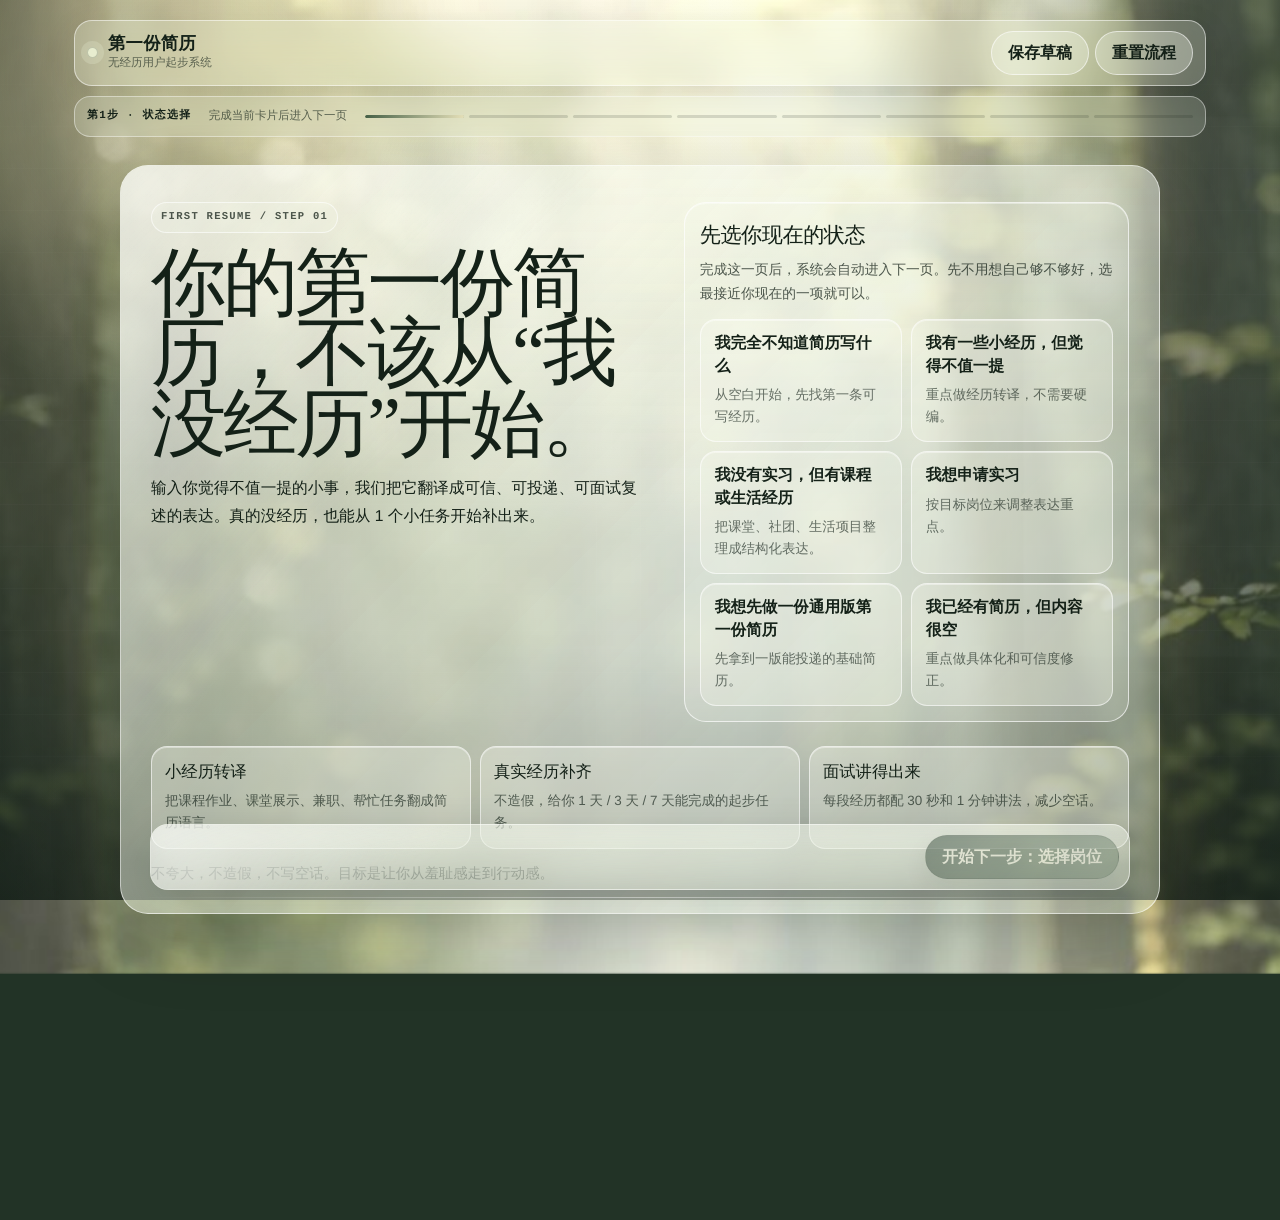
<file: index.html>
﻿<!doctype html>
<html lang="zh-CN">
<head>
  <meta charset="UTF-8" />
  <meta name="viewport" content="width=device-width, initial-scale=1.0" />
  <meta http-equiv="refresh" content="0; url=./step1-status.html" />
  <title>第一份简历 · 流程入口</title>
</head>
<body>
  <p>正在进入第一步… 如果没有自动跳转，请点击 <a href="./step1-status.html">这里</a>。</p>
</body>
</html>
</file>
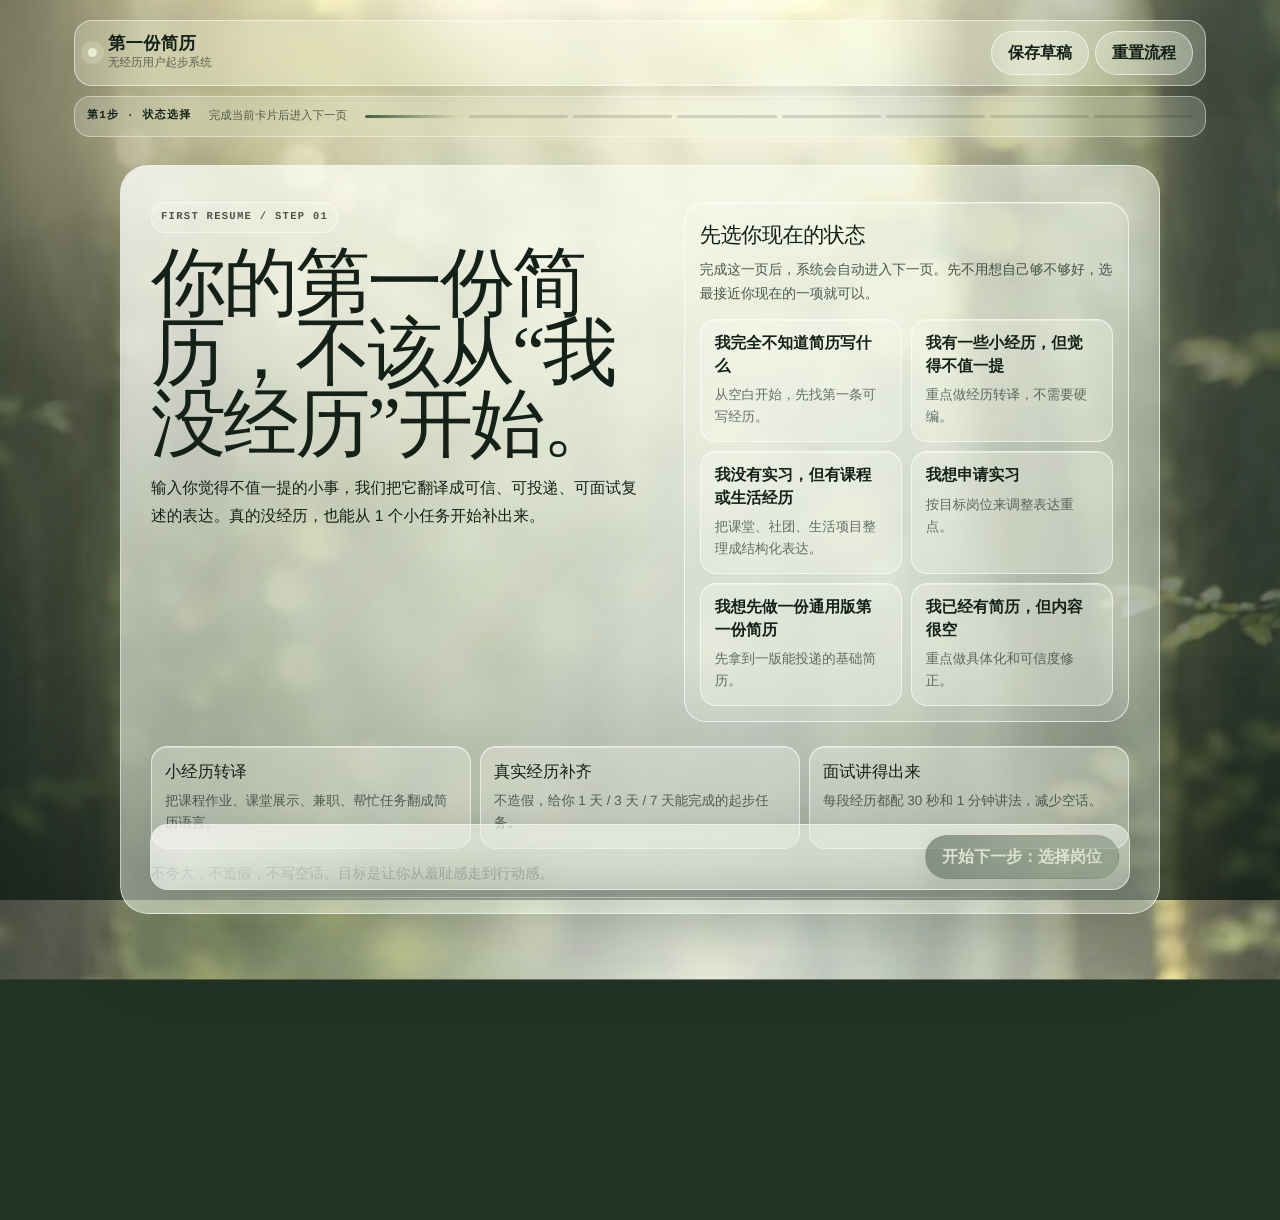
<file: step1-status.html>
﻿<!doctype html>
<html lang="zh-CN">
<head>
  <meta charset="UTF-8" />
  <meta name="viewport" content="width=device-width, initial-scale=1.0, viewport-fit=cover" />
  <title>第一份简历 · 第1步</title>
  <link rel="stylesheet" href="./styles.css?v=kenichi-gallery-6" />
</head>
<body data-step="status">
  <div class="depth-field">
    <span class="plane p-1"></span>
    <span class="plane p-2"></span>
    <span class="plane p-3"></span>
    <span class="plane p-4"></span>
    <span class="plane p-5"></span>
  </div>
  <div class="noise-overlay"></div>

  <div class="app-shell">
    <header class="topbar">
      <div class="brand">
        <span class="brand-dot"></span>
        <div>
          <h1>第一份简历</h1>
          <p>无经历用户起步系统</p>
        </div>
      </div>
      <div class="top-actions">
        <button class="ghost-btn" id="saveBtn" type="button">保存草稿</button>
        <button class="ghost-btn" id="resetBtn" type="button">重置流程</button>
      </div>
    </header>

    <section class="progress-card">
      <div class="progress-meta" id="progressMeta"></div>
      <div class="progress-track" id="progressTrack"></div>
    </section>

    <main id="appMain"></main>
  </div>

  <div class="toast" id="toast"></div>

  <script src="./app.js"></script>
</body>
</html>
</file>
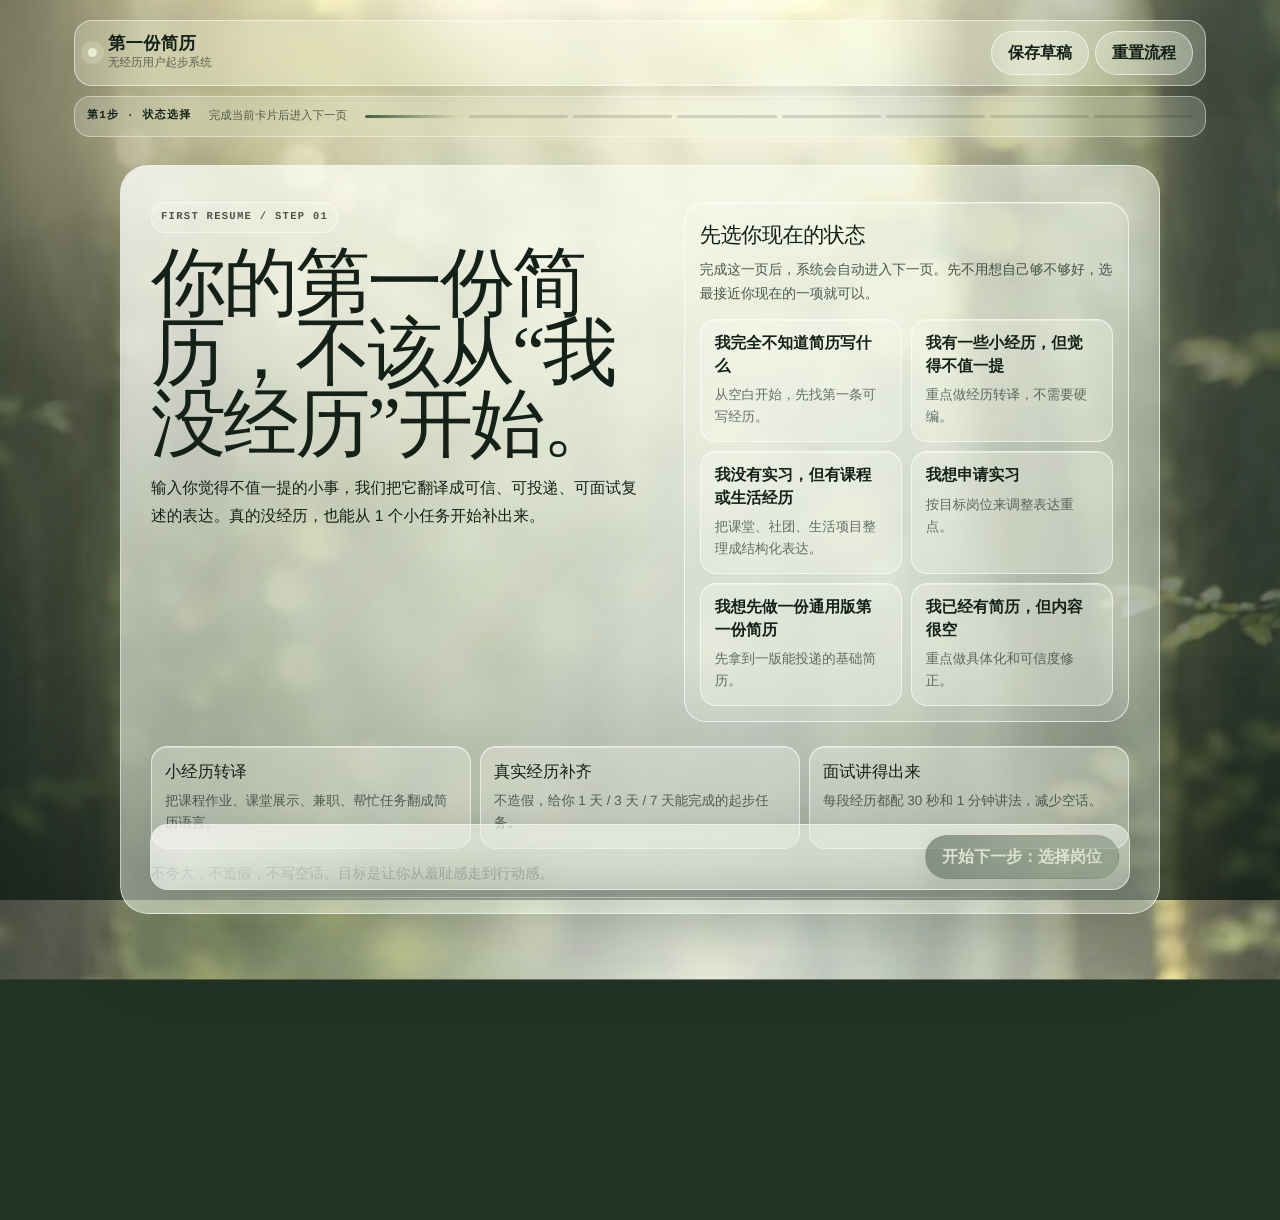
<file: step2-role.html>
﻿<!doctype html>
<html lang="zh-CN">
<head>
  <meta charset="UTF-8" />
  <meta name="viewport" content="width=device-width, initial-scale=1.0, viewport-fit=cover" />
  <title>第一份简历 · 第2步</title>
  <link rel="stylesheet" href="./styles.css?v=kenichi-gallery-6" />
</head>
<body data-step="role">
  <div class="depth-field">
    <span class="plane p-1"></span>
    <span class="plane p-2"></span>
    <span class="plane p-3"></span>
    <span class="plane p-4"></span>
    <span class="plane p-5"></span>
  </div>
  <div class="noise-overlay"></div>

  <div class="app-shell">
    <header class="topbar">
      <div class="brand">
        <span class="brand-dot"></span>
        <div>
          <h1>第一份简历</h1>
          <p>无经历用户起步系统</p>
        </div>
      </div>
      <div class="top-actions">
        <button class="ghost-btn" id="saveBtn" type="button">保存草稿</button>
        <button class="ghost-btn" id="resetBtn" type="button">重置流程</button>
      </div>
    </header>

    <section class="progress-card">
      <div class="progress-meta" id="progressMeta"></div>
      <div class="progress-track" id="progressTrack"></div>
    </section>

    <main id="appMain"></main>
  </div>

  <div class="toast" id="toast"></div>

  <script src="./app.js"></script>
</body>
</html>
</file>
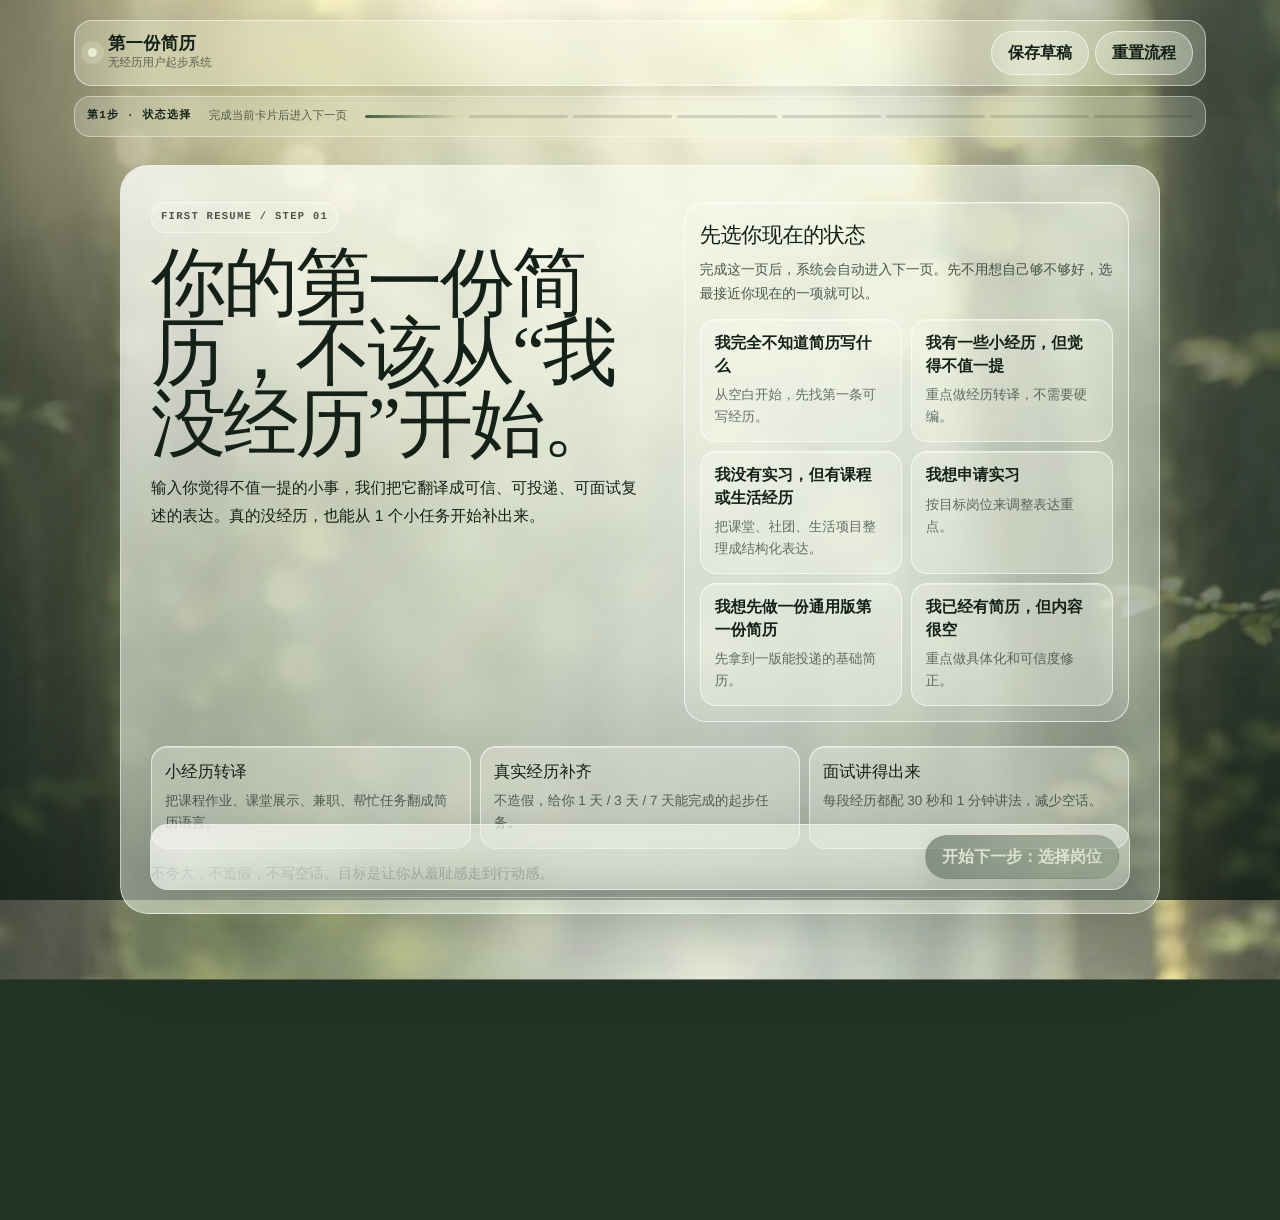
<file: step3-experience.html>
﻿<!doctype html>
<html lang="zh-CN">
<head>
  <meta charset="UTF-8" />
  <meta name="viewport" content="width=device-width, initial-scale=1.0, viewport-fit=cover" />
  <title>第一份简历 · 第3步</title>
  <link rel="stylesheet" href="./styles.css?v=kenichi-gallery-6" />
</head>
<body data-step="experience">
  <div class="depth-field">
    <span class="plane p-1"></span>
    <span class="plane p-2"></span>
    <span class="plane p-3"></span>
    <span class="plane p-4"></span>
    <span class="plane p-5"></span>
  </div>
  <div class="noise-overlay"></div>

  <div class="app-shell">
    <header class="topbar">
      <div class="brand">
        <span class="brand-dot"></span>
        <div>
          <h1>第一份简历</h1>
          <p>无经历用户起步系统</p>
        </div>
      </div>
      <div class="top-actions">
        <button class="ghost-btn" id="saveBtn" type="button">保存草稿</button>
        <button class="ghost-btn" id="resetBtn" type="button">重置流程</button>
      </div>
    </header>

    <section class="progress-card">
      <div class="progress-meta" id="progressMeta"></div>
      <div class="progress-track" id="progressTrack"></div>
    </section>

    <main id="appMain"></main>
  </div>

  <div class="toast" id="toast"></div>

  <script src="./app.js"></script>
</body>
</html>
</file>
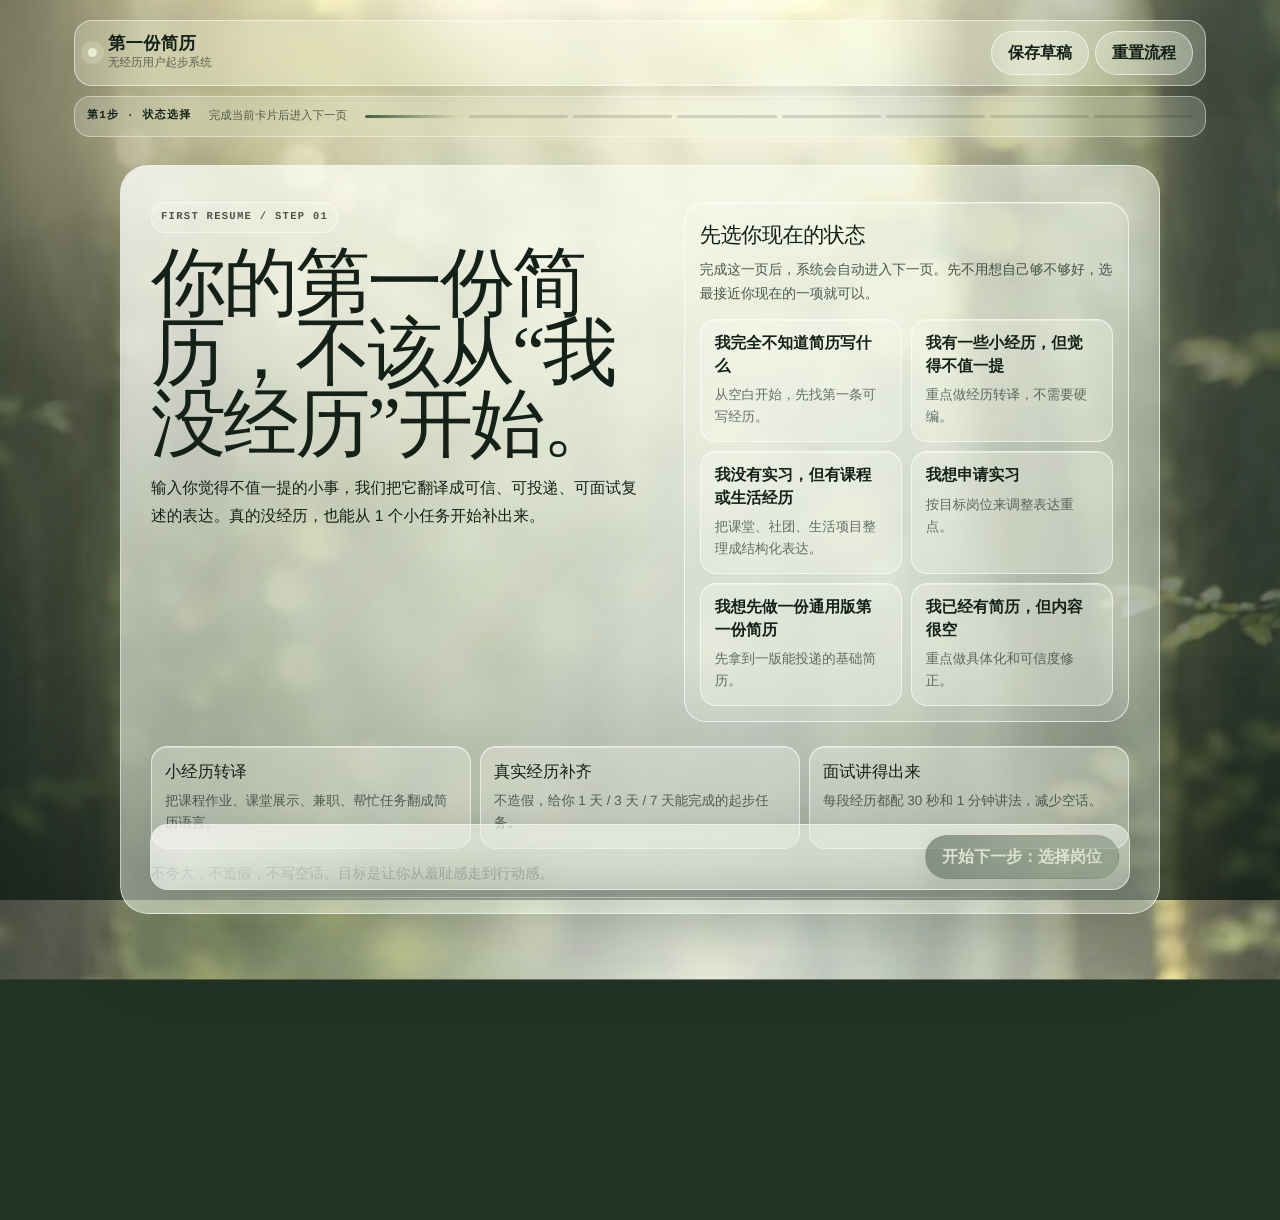
<file: step4-translate.html>
﻿<!doctype html>
<html lang="zh-CN">
<head>
  <meta charset="UTF-8" />
  <meta name="viewport" content="width=device-width, initial-scale=1.0, viewport-fit=cover" />
  <title>第一份简历 · 第4步</title>
  <link rel="stylesheet" href="./styles.css?v=kenichi-gallery-6" />
</head>
<body data-step="translate">
  <div class="depth-field">
    <span class="plane p-1"></span>
    <span class="plane p-2"></span>
    <span class="plane p-3"></span>
    <span class="plane p-4"></span>
    <span class="plane p-5"></span>
  </div>
  <div class="noise-overlay"></div>

  <div class="app-shell">
    <header class="topbar">
      <div class="brand">
        <span class="brand-dot"></span>
        <div>
          <h1>第一份简历</h1>
          <p>无经历用户起步系统</p>
        </div>
      </div>
      <div class="top-actions">
        <button class="ghost-btn" id="saveBtn" type="button">保存草稿</button>
        <button class="ghost-btn" id="resetBtn" type="button">重置流程</button>
      </div>
    </header>

    <section class="progress-card">
      <div class="progress-meta" id="progressMeta"></div>
      <div class="progress-track" id="progressTrack"></div>
    </section>

    <main id="appMain"></main>
  </div>

  <div class="toast" id="toast"></div>

  <script src="./app.js"></script>
</body>
</html>
</file>
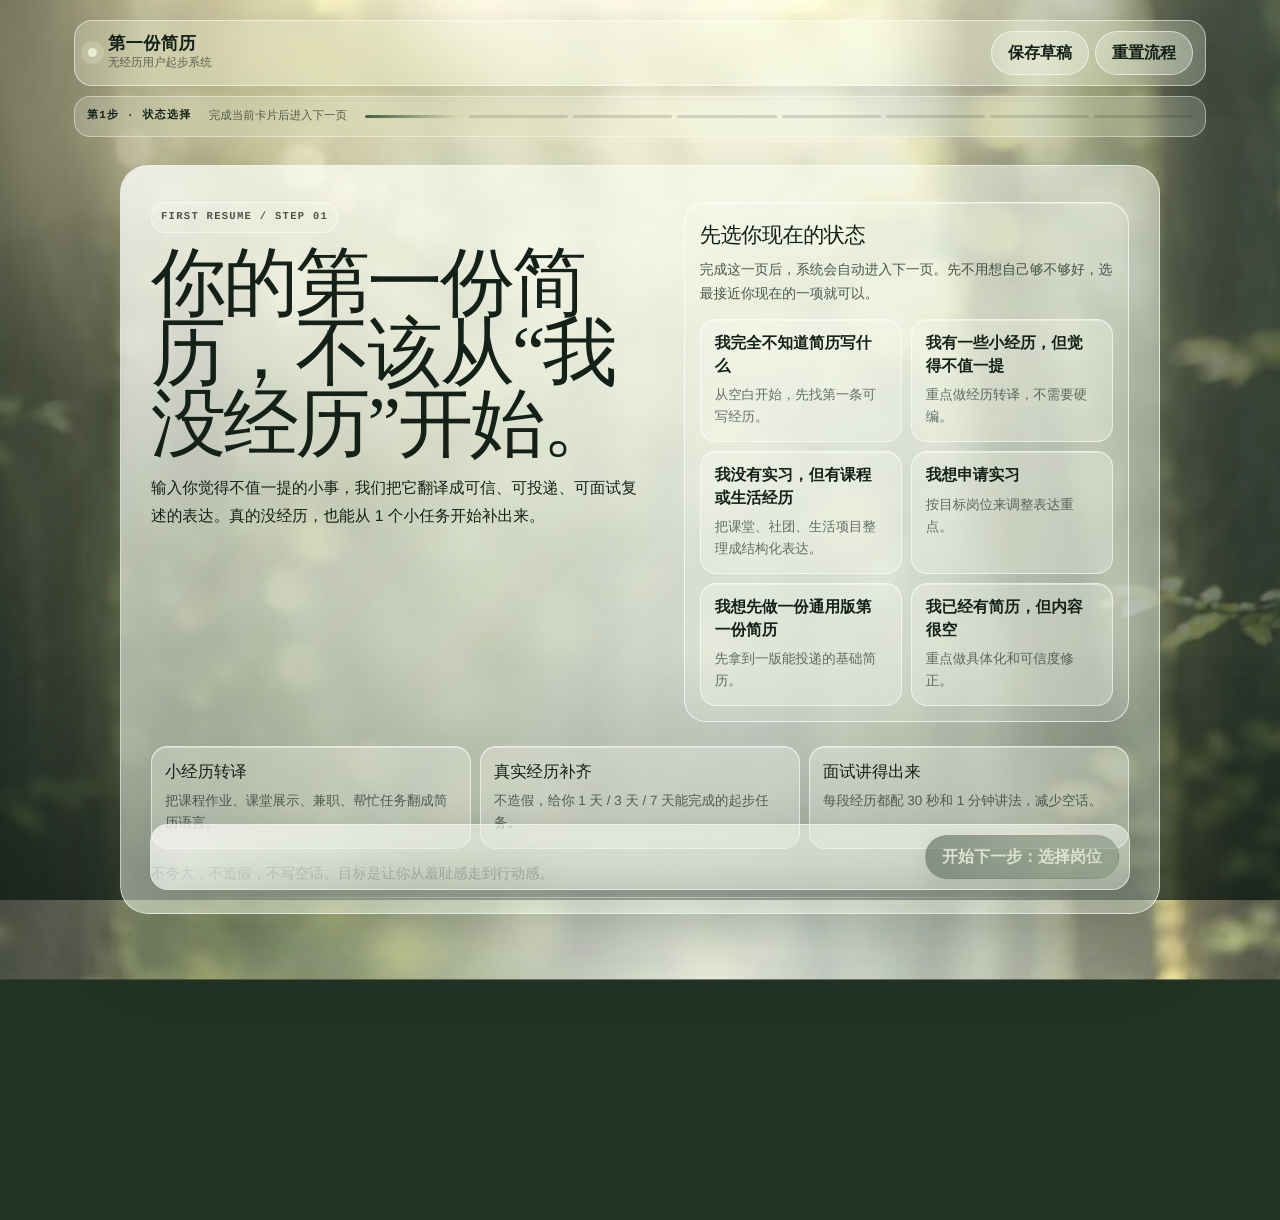
<file: step5-task.html>
﻿<!doctype html>
<html lang="zh-CN">
<head>
  <meta charset="UTF-8" />
  <meta name="viewport" content="width=device-width, initial-scale=1.0, viewport-fit=cover" />
  <title>第一份简历 · 第5步</title>
  <link rel="stylesheet" href="./styles.css?v=kenichi-gallery-6" />
</head>
<body data-step="task">
  <div class="depth-field">
    <span class="plane p-1"></span>
    <span class="plane p-2"></span>
    <span class="plane p-3"></span>
    <span class="plane p-4"></span>
    <span class="plane p-5"></span>
  </div>
  <div class="noise-overlay"></div>

  <div class="app-shell">
    <header class="topbar">
      <div class="brand">
        <span class="brand-dot"></span>
        <div>
          <h1>第一份简历</h1>
          <p>无经历用户起步系统</p>
        </div>
      </div>
      <div class="top-actions">
        <button class="ghost-btn" id="saveBtn" type="button">保存草稿</button>
        <button class="ghost-btn" id="resetBtn" type="button">重置流程</button>
      </div>
    </header>

    <section class="progress-card">
      <div class="progress-meta" id="progressMeta"></div>
      <div class="progress-track" id="progressTrack"></div>
    </section>

    <main id="appMain"></main>
  </div>

  <div class="toast" id="toast"></div>

  <script src="./app.js"></script>
</body>
</html>
</file>
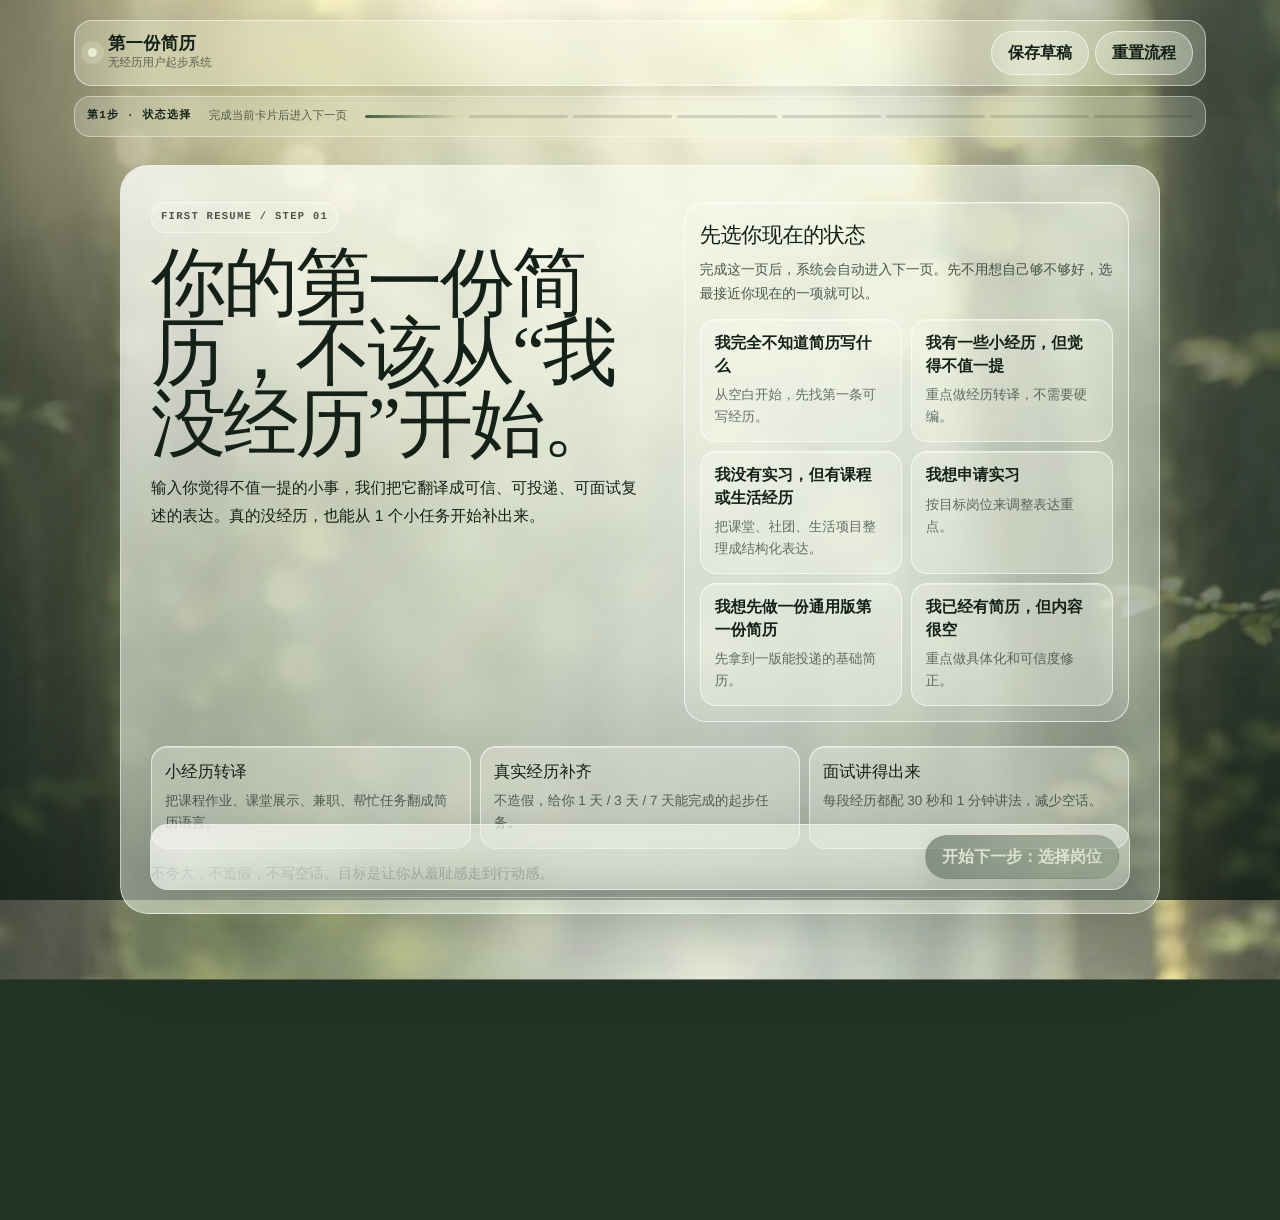
<file: step6-resume.html>
﻿<!doctype html>
<html lang="zh-CN">
<head>
  <meta charset="UTF-8" />
  <meta name="viewport" content="width=device-width, initial-scale=1.0, viewport-fit=cover" />
  <title>第一份简历 · 第6步</title>
  <link rel="stylesheet" href="./styles.css?v=kenichi-gallery-6" />
</head>
<body data-step="resume">
  <div class="depth-field">
    <span class="plane p-1"></span>
    <span class="plane p-2"></span>
    <span class="plane p-3"></span>
    <span class="plane p-4"></span>
    <span class="plane p-5"></span>
  </div>
  <div class="noise-overlay"></div>

  <div class="app-shell">
    <header class="topbar">
      <div class="brand">
        <span class="brand-dot"></span>
        <div>
          <h1>第一份简历</h1>
          <p>无经历用户起步系统</p>
        </div>
      </div>
      <div class="top-actions">
        <button class="ghost-btn" id="saveBtn" type="button">保存草稿</button>
        <button class="ghost-btn" id="resetBtn" type="button">重置流程</button>
      </div>
    </header>

    <section class="progress-card">
      <div class="progress-meta" id="progressMeta"></div>
      <div class="progress-track" id="progressTrack"></div>
    </section>

    <main id="appMain"></main>
  </div>

  <div class="toast" id="toast"></div>

  <script src="./app.js"></script>
</body>
</html>
</file>
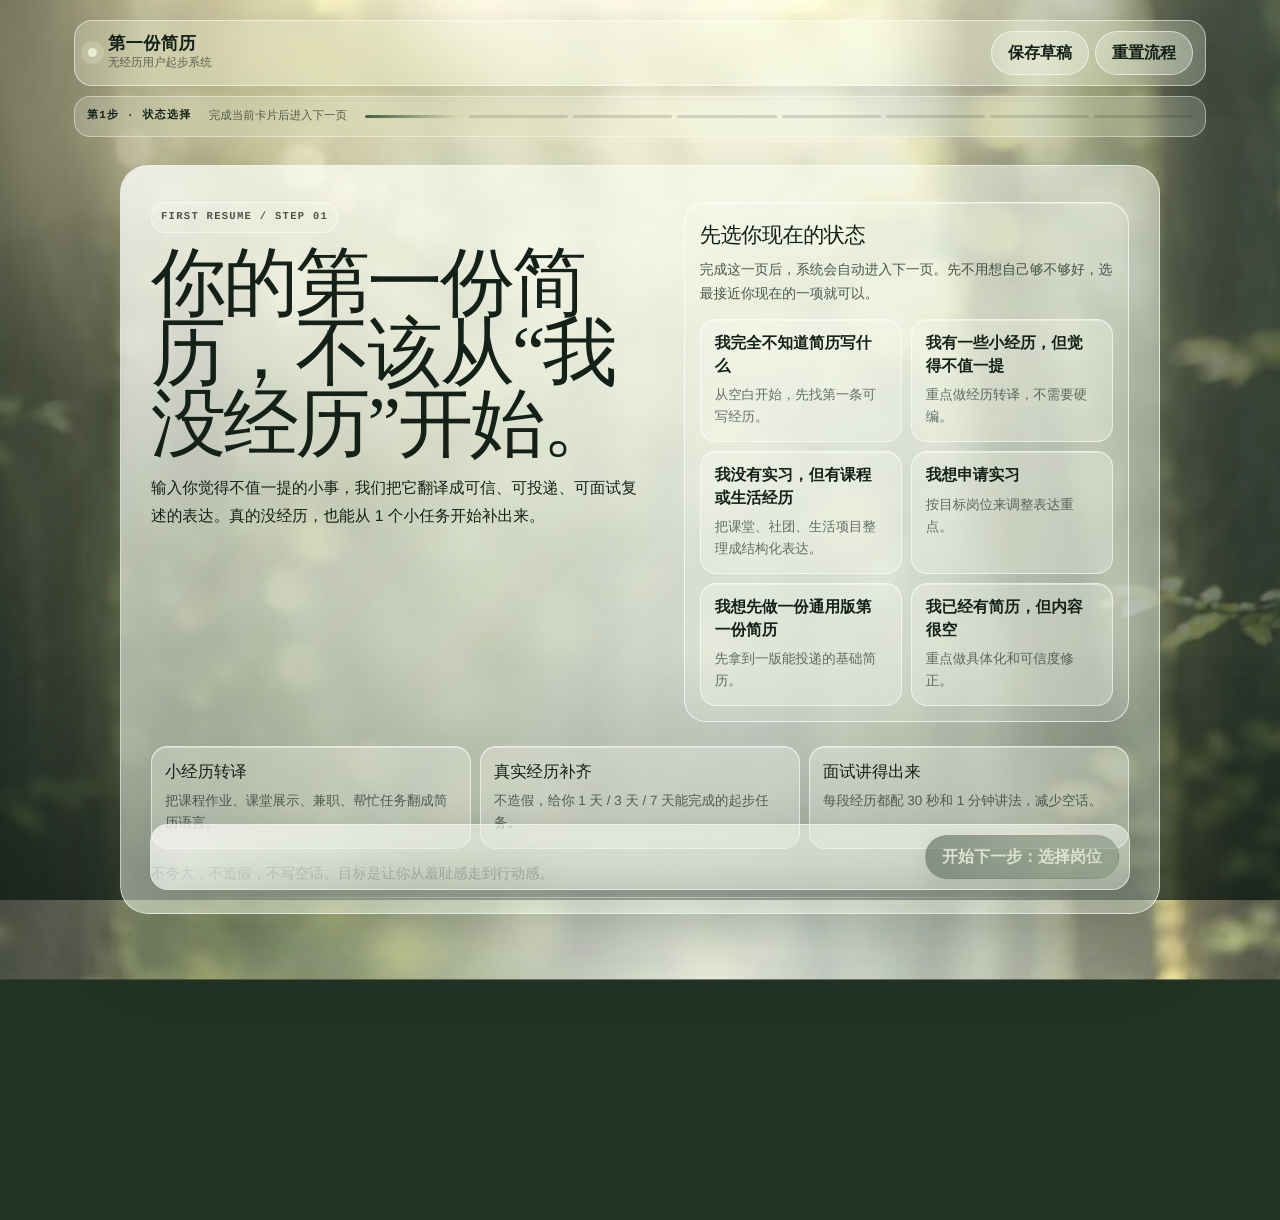
<file: step7-interview.html>
﻿<!doctype html>
<html lang="zh-CN">
<head>
  <meta charset="UTF-8" />
  <meta name="viewport" content="width=device-width, initial-scale=1.0, viewport-fit=cover" />
  <title>第一份简历 · 第7步</title>
  <link rel="stylesheet" href="./styles.css?v=kenichi-gallery-6" />
</head>
<body data-step="interview">
  <div class="depth-field">
    <span class="plane p-1"></span>
    <span class="plane p-2"></span>
    <span class="plane p-3"></span>
    <span class="plane p-4"></span>
    <span class="plane p-5"></span>
  </div>
  <div class="noise-overlay"></div>

  <div class="app-shell">
    <header class="topbar">
      <div class="brand">
        <span class="brand-dot"></span>
        <div>
          <h1>第一份简历</h1>
          <p>无经历用户起步系统</p>
        </div>
      </div>
      <div class="top-actions">
        <button class="ghost-btn" id="saveBtn" type="button">保存草稿</button>
        <button class="ghost-btn" id="resetBtn" type="button">重置流程</button>
      </div>
    </header>

    <section class="progress-card">
      <div class="progress-meta" id="progressMeta"></div>
      <div class="progress-track" id="progressTrack"></div>
    </section>

    <main id="appMain"></main>
  </div>

  <div class="toast" id="toast"></div>

  <script src="./app.js"></script>
</body>
</html>
</file>
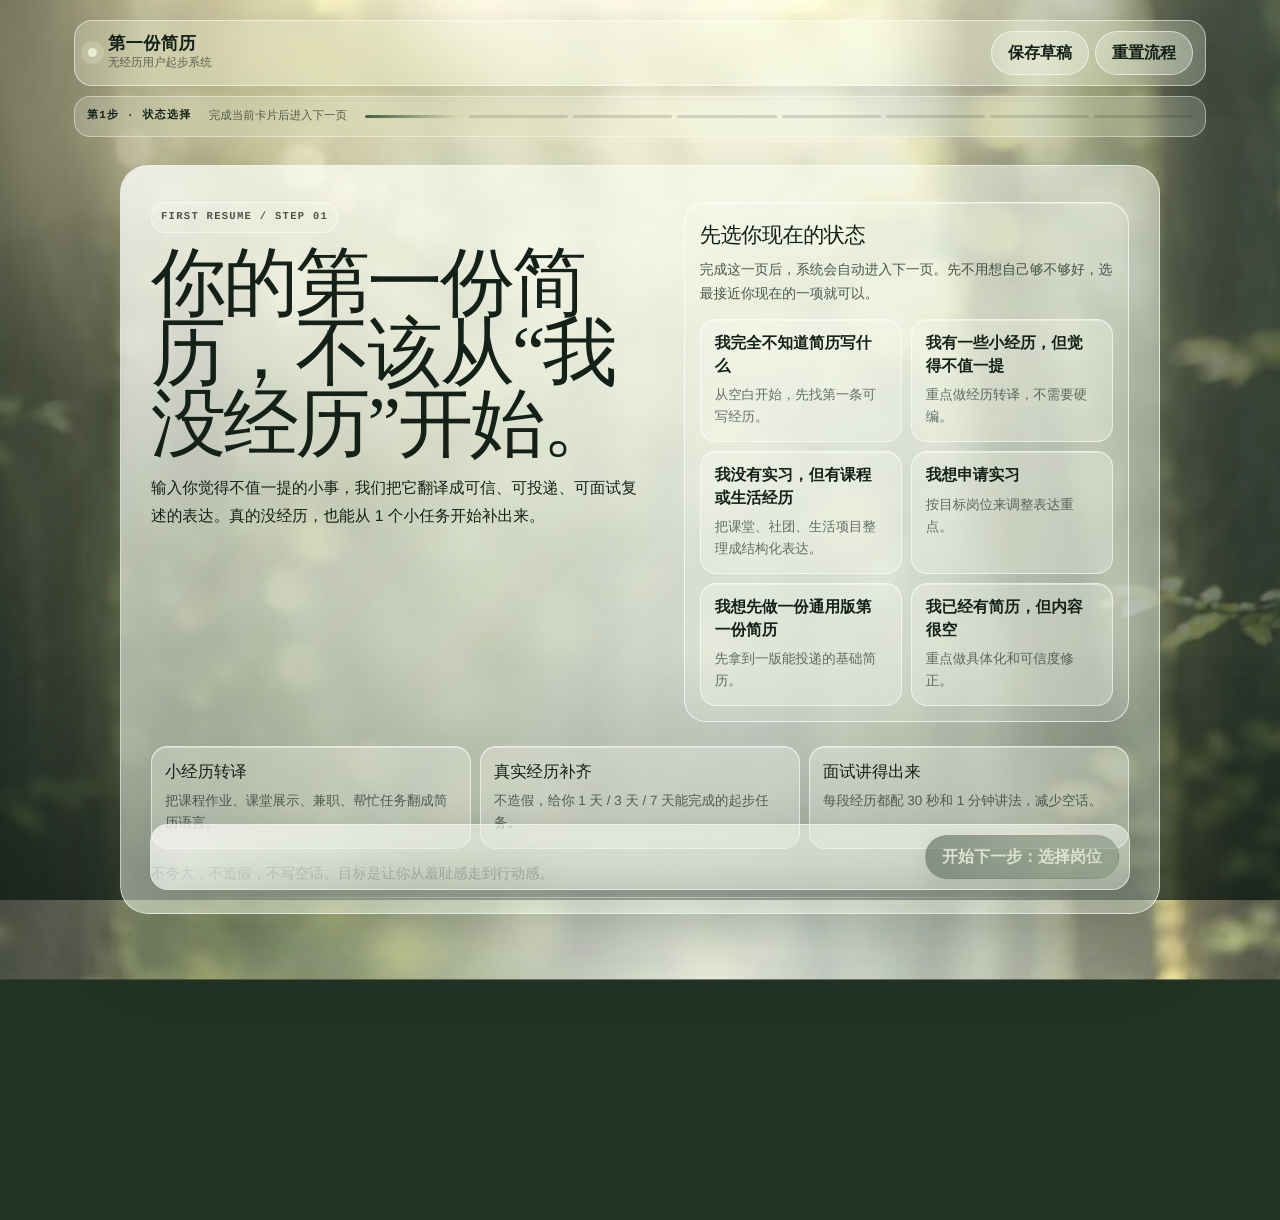
<file: step8-loop.html>
﻿<!doctype html>
<html lang="zh-CN">
<head>
  <meta charset="UTF-8" />
  <meta name="viewport" content="width=device-width, initial-scale=1.0, viewport-fit=cover" />
  <title>第一份简历 · 第8步</title>
  <link rel="stylesheet" href="./styles.css?v=kenichi-gallery-6" />
</head>
<body data-step="loop">
  <div class="depth-field">
    <span class="plane p-1"></span>
    <span class="plane p-2"></span>
    <span class="plane p-3"></span>
    <span class="plane p-4"></span>
    <span class="plane p-5"></span>
  </div>
  <div class="noise-overlay"></div>

  <div class="app-shell">
    <header class="topbar">
      <div class="brand">
        <span class="brand-dot"></span>
        <div>
          <h1>第一份简历</h1>
          <p>无经历用户起步系统</p>
        </div>
      </div>
      <div class="top-actions">
        <button class="ghost-btn" id="saveBtn" type="button">保存草稿</button>
        <button class="ghost-btn" id="resetBtn" type="button">重置流程</button>
      </div>
    </header>

    <section class="progress-card">
      <div class="progress-meta" id="progressMeta"></div>
      <div class="progress-track" id="progressTrack"></div>
    </section>

    <main id="appMain"></main>
  </div>

  <div class="toast" id="toast"></div>

  <script src="./app.js"></script>
</body>
</html>
</file>
<file: styles.css>
:root {
  color-scheme: light;
  --ink: #142118;
  --ink-soft: rgba(20, 33, 24, 0.74);
  --ink-faint: rgba(20, 33, 24, 0.54);
  --line: rgba(255, 255, 255, 0.62);
  --line-dark: rgba(20, 33, 24, 0.16);
  --surface: rgba(241, 247, 234, 0.38);
  --surface-soft: rgba(241, 247, 234, 0.22);
  --surface-strong: rgba(249, 251, 243, 0.78);
  --cold: #708272;
  --cold-2: #9eb09d;
  --moss: #4f684e;
  --cream: #f2efd9;
  --warm: #c8b98f;
  --danger: #9b5c4c;
  --shadow: 0 28px 82px rgba(16, 28, 19, 0.20);
  --shadow-soft: 0 14px 44px rgba(16, 28, 19, 0.14);
  --radius-xl: 28px;
  --radius-lg: 22px;
  --radius-md: 16px;
  --radius-sm: 12px;
  --font-body: -apple-system, BlinkMacSystemFont, "Segoe UI", "PingFang SC",
    "Hiragino Sans GB", "Microsoft YaHei UI", "Microsoft YaHei", sans-serif;
  --font-display: "Songti SC", "STSong", "Noto Serif CJK SC",
    "Source Han Serif SC", "SimSun", Georgia, serif;
  --font-mono: "SFMono-Regular", Consolas, "Liberation Mono", monospace;
}

* {
  box-sizing: border-box;
}

html {
  min-height: 100%;
  scroll-behavior: smooth;
  -webkit-text-size-adjust: 100%;
}

body {
  min-height: 100dvh;
  margin: 0;
  overflow-x: hidden;
  background: #223326;
  color: var(--ink);
  font-family: var(--font-body);
  font-size: 16px;
  line-height: 1.62;
  text-rendering: geometricPrecision;
  -webkit-font-smoothing: antialiased;
}

body::selection {
  background: rgba(202, 214, 190, 0.72);
  color: var(--ink);
}

button,
input,
textarea {
  font: inherit;
}

button {
  -webkit-tap-highlight-color: transparent;
}

.depth-field,
.depth-field::before,
.depth-field::after,
.noise-overlay {
  position: fixed;
  inset: 0;
  pointer-events: none;
}

.depth-field {
  z-index: 0;
  overflow: hidden;
  background: #233522;
}

.depth-field::before {
  content: "";
  inset: -5%;
  background-image: url("./assets/forest-bg.jpg");
  background-position: center;
  background-size: cover;
  filter: saturate(0.76) contrast(0.92) brightness(1.08);
  transform: scale(1.06) translate3d(0, 0, 0);
  transform-origin: 54% 42%;
  animation: forest-drift 30s cubic-bezier(0.4, 0, 0.2, 1) infinite alternate;
}

.depth-field::after {
  content: "";
  background:
    radial-gradient(circle at 50% 29%, rgba(253, 249, 218, 0.44), transparent 31%),
    radial-gradient(circle at 14% 9%, rgba(255, 246, 195, 0.42), transparent 24%),
    linear-gradient(90deg, rgba(16, 31, 22, 0.52), transparent 27%, transparent 73%, rgba(16, 31, 22, 0.58)),
    linear-gradient(180deg, rgba(246, 246, 230, 0.10), rgba(20, 35, 24, 0.20) 72%, rgba(12, 20, 16, 0.58));
  mix-blend-mode: normal;
}

.plane {
  position: fixed;
  display: block;
  pointer-events: none;
  opacity: 0.7;
  will-change: transform, opacity;
}

.p-1 {
  top: -8%;
  left: -10%;
  width: 58vw;
  height: 28vh;
  background: linear-gradient(104deg, rgba(255, 245, 193, 0.36), rgba(255, 245, 193, 0.08) 42%, transparent 68%);
  filter: blur(10px);
  transform: rotate(-13deg);
  animation: ray-sway 18s ease-in-out infinite alternate;
}

.p-2 {
  right: -12%;
  top: 13%;
  width: 32vw;
  height: 60vh;
  border-left: 1px solid rgba(255, 255, 255, 0.20);
  background: linear-gradient(90deg, rgba(248, 251, 236, 0.15), transparent);
  filter: blur(1px);
}

.p-3 {
  left: 8%;
  bottom: 10%;
  width: 24rem;
  max-width: 70vw;
  height: 7rem;
  border-radius: 999px;
  background: rgba(245, 249, 231, 0.12);
  filter: blur(20px);
  animation: mist-rise 16s ease-in-out infinite alternate;
}

.p-4 {
  right: 12%;
  bottom: 9%;
  width: 16rem;
  max-width: 48vw;
  height: 9rem;
  background: radial-gradient(circle, rgba(216, 226, 190, 0.22), transparent 68%);
  filter: blur(18px);
}

.p-5 {
  left: 50%;
  top: 12%;
  width: 1px;
  height: 80vh;
  background: rgba(255, 255, 255, 0.16);
  box-shadow: 26px 0 rgba(255, 255, 255, 0.08), -44px 0 rgba(255, 255, 255, 0.10);
  opacity: 0.52;
}

.noise-overlay {
  z-index: 0;
  opacity: 0.28;
  background-image:
    linear-gradient(rgba(255, 255, 255, 0.06) 1px, transparent 1px),
    linear-gradient(90deg, rgba(255, 255, 255, 0.04) 1px, transparent 1px);
  background-size: 42px 42px, 42px 42px;
  mask-image: linear-gradient(to bottom, transparent, #000 18%, #000 82%, transparent);
}

.app-shell {
  position: relative;
  z-index: 2;
  width: min(100%, 1180px);
  min-height: 100dvh;
  margin: 0 auto;
  padding: calc(14px + env(safe-area-inset-top)) 14px calc(28px + env(safe-area-inset-bottom));
}

.topbar {
  display: flex;
  align-items: center;
  justify-content: space-between;
  gap: 12px;
  padding: 9px;
  border: 1px solid rgba(255, 255, 255, 0.52);
  border-radius: 18px;
  background: rgba(238, 245, 229, 0.24);
  box-shadow: 0 10px 32px rgba(19, 35, 24, 0.12);
  backdrop-filter: blur(18px) saturate(1.1);
  -webkit-backdrop-filter: blur(18px) saturate(1.1);
}

.brand {
  display: flex;
  align-items: center;
  gap: 10px;
  min-width: 0;
}

.brand-dot {
  width: 11px;
  height: 11px;
  border-radius: 50%;
  background: #e8edcf;
  border: 1px solid rgba(20, 33, 24, 0.20);
  box-shadow: 0 0 0 6px rgba(235, 243, 218, 0.22);
  flex: 0 0 auto;
}

.brand h1,
.brand p {
  margin: 0;
}

.brand h1 {
  font-family: var(--font-display);
  font-size: 1rem;
  font-weight: 600;
  letter-spacing: 0.02em;
  line-height: 1.1;
}

.brand p {
  margin-top: 1px;
  color: rgba(20, 33, 24, 0.62);
  font-size: 0.72rem;
}

.top-actions {
  display: flex;
  gap: 6px;
  flex: 0 0 auto;
}

.progress-card {
  margin: 10px 0 0;
  padding: 10px 12px;
  border: 1px solid rgba(255, 255, 255, 0.42);
  border-radius: 16px;
  background: rgba(239, 246, 229, 0.18);
  backdrop-filter: blur(14px);
  -webkit-backdrop-filter: blur(14px);
}

.progress-meta {
  display: flex;
  align-items: center;
  justify-content: space-between;
  gap: 10px;
  color: rgba(20, 33, 24, 0.66);
  font-size: 0.72rem;
}

.progress-meta strong {
  color: var(--ink);
  font-family: var(--font-mono);
  font-size: 0.68rem;
  font-weight: 600;
  letter-spacing: 0.12em;
  text-transform: uppercase;
}

.progress-meta span {
  text-align: right;
}

.progress-track {
  display: grid;
  grid-template-columns: repeat(8, minmax(0, 1fr));
  gap: 5px;
  margin-top: 8px;
}

.progress-seg {
  height: 3px;
  border-radius: 999px;
  background: rgba(20, 33, 24, 0.15);
  overflow: hidden;
}

.progress-seg::before {
  content: "";
  display: block;
  width: 0;
  height: 100%;
  border-radius: inherit;
  background: linear-gradient(90deg, #456046, #e4dfb8);
  transition: width 420ms ease;
}

.progress-seg.done::before,
.progress-seg.current::before {
  width: 100%;
}

#appMain {
  padding-bottom: 94px;
  animation: panel-in 520ms cubic-bezier(0.22, 1, 0.36, 1) both;
}

.board-scene {
  display: grid;
  min-height: auto;
  place-items: start center;
  padding: 18px 0 18px;
}

.outer-acrylic,
.panel {
  position: relative;
  overflow: hidden;
  border: 1px solid rgba(255, 255, 255, 0.60);
  background:
    linear-gradient(135deg, rgba(248, 251, 239, 0.46), rgba(218, 232, 211, 0.20)),
    rgba(239, 245, 229, 0.20);
  box-shadow: var(--shadow);
  backdrop-filter: blur(21px) saturate(1.06);
  -webkit-backdrop-filter: blur(21px) saturate(1.06);
}

.outer-acrylic::before,
.panel::before,
.action-card::before {
  content: "";
  position: absolute;
  inset: 0;
  pointer-events: none;
  background:
    linear-gradient(126deg, rgba(255, 255, 255, 0.56), transparent 30%),
    linear-gradient(180deg, rgba(255, 255, 255, 0.16), transparent 48%);
  opacity: 0.86;
}

.outer-acrylic > *,
.panel > *,
.action-card > * {
  position: relative;
  z-index: 1;
}

.outer-acrylic {
  width: min(100%, 560px);
  min-height: auto;
  padding: 28px 20px 20px;
  border-radius: var(--radius-xl);
}

.outer-acrylic::after {
  content: "";
  position: absolute;
  left: 18px;
  right: 18px;
  bottom: 15px;
  height: 1px;
  background: linear-gradient(90deg, transparent, rgba(255, 255, 255, 0.72), transparent);
  opacity: 0.72;
}

.inner-acrylic {
  margin-top: 26px;
  padding: 15px;
  border: 1px solid rgba(255, 255, 255, 0.68);
  border-radius: 22px;
  background: rgba(245, 250, 238, 0.18);
  box-shadow: inset 0 1px 0 rgba(255, 255, 255, 0.40);
}

.question-board {
  min-height: 0;
}

.board-kicker,
.meta,
.helper,
.section-subtitle,
.board-caption {
  color: var(--ink-soft);
}

.board-kicker {
  width: fit-content;
  padding: 6px 9px;
  border: 1px solid rgba(255, 255, 255, 0.58);
  border-radius: 999px;
  background: rgba(243, 248, 235, 0.20);
  font-family: var(--font-mono);
  font-size: 0.66rem;
  font-weight: 600;
  letter-spacing: 0.12em;
}

.hero-title,
.section-title,
.board-title {
  margin: 16px 0 0;
  color: var(--ink);
  font-family: var(--font-display);
  font-weight: 500;
  letter-spacing: -0.04em;
}

.hero-title {
  max-width: 10em;
  font-size: 2.45rem;
  line-height: 0.98;
}

.hero-subtitle,
.section-subtitle,
.board-subtitle {
  max-width: 58ch;
  margin: 14px 0 0;
  font-size: 0.98rem;
  line-height: 1.82;
}

.board-head {
  display: grid;
  gap: 6px;
  margin-bottom: 13px;
}

.board-question {
  margin: 0;
  font-family: var(--font-display);
  font-size: 1.32rem;
  font-weight: 500;
  letter-spacing: -0.02em;
}

.board-caption {
  margin: 0;
  font-size: 0.86rem;
  line-height: 1.75;
}

.option-group,
.quick-wrap {
  display: grid;
  gap: 9px;
}

.status-card,
.role-card,
.value-card,
.card,
.task-card,
.story-card,
.resume-line,
.feedback-card,
.metric-card,
.translation-box,
.empty-state,
.resume-paper {
  border: 1px solid rgba(255, 255, 255, 0.58);
  border-radius: var(--radius-md);
  background: rgba(244, 249, 237, 0.32);
  box-shadow: 0 1px 0 rgba(255, 255, 255, 0.40) inset;
}

.status-card,
.role-card {
  min-height: 68px;
  padding: 13px 14px;
  cursor: pointer;
  transition: transform 220ms ease, background 220ms ease, border-color 220ms ease, box-shadow 220ms ease;
}

.status-card h3,
.role-card h3,
.value-card strong,
.task-card h3,
.story-card h3,
.resume-line h3,
.translation-box h3 {
  margin: 0;
  color: var(--ink);
  font-size: 0.98rem;
  line-height: 1.45;
}

.status-card p,
.role-card p,
.value-card p,
.task-card p,
.story-card p,
.resume-line p,
.translation-box p,
.metric-card p,
.feedback-card p {
  margin: 6px 0 0;
}

.status-card p,
.role-card p {
  color: rgba(20, 33, 24, 0.62);
  font-size: 0.84rem;
  line-height: 1.62;
}

.status-card.active,
.role-card.active {
  border-color: rgba(255, 255, 255, 0.86);
  background: rgba(250, 253, 242, 0.62);
  box-shadow: 0 12px 34px rgba(24, 45, 31, 0.14), inset 0 0 0 1px rgba(81, 105, 79, 0.10);
  transform: translateY(-1px);
}

.support-strip {
  display: grid;
  gap: 9px;
  margin-top: 14px;
}

.value-card {
  padding: 13px;
}

.value-card strong {
  display: block;
  font-family: var(--font-display);
  font-size: 1.02rem;
  font-weight: 500;
}

.value-card p {
  color: rgba(20, 33, 24, 0.66);
  font-size: 0.84rem;
  line-height: 1.68;
}

.board-helper {
  margin: 13px 0 0;
}

.panel {
  width: min(100%, 980px);
  margin: 18px auto 96px;
  padding: 22px 16px;
  border-radius: 24px;
}

.section-title {
  margin-top: 0;
  font-size: 2rem;
  line-height: 1.05;
}

.section-subtitle {
  color: rgba(20, 33, 24, 0.70);
}

label {
  display: grid;
  gap: 7px;
  color: rgba(20, 33, 24, 0.82);
  font-size: 0.86rem;
  font-weight: 600;
}

input,
textarea {
  width: 100%;
  border: 1px solid rgba(255, 255, 255, 0.68);
  border-radius: 16px;
  outline: none;
  background: rgba(250, 253, 244, 0.54);
  color: var(--ink);
  box-shadow: inset 0 1px 0 rgba(255, 255, 255, 0.45);
  transition: border-color 180ms ease, background 180ms ease, box-shadow 180ms ease;
}

input {
  min-height: 48px;
  padding: 0 13px;
}

textarea {
  min-height: 150px;
  resize: vertical;
  padding: 13px;
  line-height: 1.72;
}

input::placeholder,
textarea::placeholder {
  color: rgba(20, 33, 24, 0.42);
}

input:focus,
textarea:focus {
  border-color: rgba(255, 255, 255, 0.92);
  background: rgba(252, 254, 248, 0.74);
  box-shadow: 0 0 0 4px rgba(255, 255, 255, 0.18), inset 0 1px 0 rgba(255, 255, 255, 0.52);
}

.helper {
  font-size: 0.9rem;
  line-height: 1.75;
}

.meta {
  font-size: 0.82rem;
  line-height: 1.7;
}

.quick-wrap {
  grid-template-columns: repeat(2, minmax(0, 1fr));
}

.quick-chip,
.badge,
.score-pill {
  display: inline-flex;
  align-items: center;
  justify-content: center;
  width: fit-content;
  border: 1px solid rgba(255, 255, 255, 0.56);
  border-radius: 999px;
  background: rgba(245, 250, 238, 0.32);
  color: rgba(20, 33, 24, 0.75);
  font-size: 0.78rem;
  line-height: 1;
}

.quick-chip {
  width: 100%;
  min-height: 42px;
  cursor: pointer;
  transition: background 180ms ease, transform 180ms ease, border-color 180ms ease;
}

.quick-chip.active {
  border-color: rgba(255, 255, 255, 0.88);
  background: rgba(250, 253, 242, 0.66);
  color: var(--ink);
}

.badge,
.score-pill {
  min-height: 30px;
  padding: 7px 10px;
  white-space: nowrap;
}

.badge.green,
.score-pill {
  background: rgba(215, 227, 208, 0.50);
}

.badge.red,
.score-pill.warn {
  background: rgba(229, 210, 196, 0.54);
  color: #754332;
}

.translation-grid,
.tasks-grid,
.resume-grid,
.story-grid,
.metric-grid {
  display: grid;
  gap: 12px;
}

.translation-box,
.task-card,
.story-card,
.resume-line,
.feedback-card,
.metric-card,
.card,
.empty-state,
.resume-paper {
  padding: 15px;
}

ul {
  margin: 8px 0 0;
  padding-left: 1.15rem;
}

li + li {
  margin-top: 6px;
}

.task-head {
  display: flex;
  align-items: flex-start;
  justify-content: space-between;
  gap: 10px;
}

.metric-grid {
  grid-template-columns: repeat(2, minmax(0, 1fr));
}

.metric-card strong {
  display: block;
  color: var(--ink);
  font-family: var(--font-display);
  font-size: 2rem;
  font-weight: 500;
  line-height: 1;
}

.metric-card p {
  color: rgba(20, 33, 24, 0.62);
  font-size: 0.82rem;
}

.resume-paper {
  min-height: 520px;
  background: rgba(255, 255, 250, 0.82);
  color: #182018;
  box-shadow: 0 18px 50px rgba(17, 30, 21, 0.16);
}

.resume-paper h3 {
  margin: 0;
  font-family: var(--font-display);
  font-size: 1.9rem;
  font-weight: 500;
}

.resume-sec {
  margin-top: 15px;
  padding-top: 12px;
  border-top: 1px solid rgba(20, 33, 24, 0.14);
}

.resume-sec h4 {
  margin: 0 0 6px;
  font-size: 0.86rem;
  letter-spacing: 0.04em;
}

.empty-state {
  color: rgba(20, 33, 24, 0.64);
  font-size: 0.9rem;
}

.actions {
  display: flex;
  flex-wrap: wrap;
  gap: 8px;
  align-items: center;
}

.action-card {
  position: fixed;
  left: 14px;
  right: 14px;
  bottom: calc(10px + env(safe-area-inset-bottom));
  z-index: 12;
  width: auto;
  max-width: 980px;
  margin: 0 auto;
  padding: 10px;
  overflow: hidden;
  border: 1px solid rgba(255, 255, 255, 0.56);
  border-radius: 18px;
  background: rgba(239, 246, 229, 0.32);
  box-shadow: var(--shadow-soft);
  backdrop-filter: blur(18px) saturate(1.08);
  -webkit-backdrop-filter: blur(18px) saturate(1.08);
}

.action-card .actions {
  justify-content: flex-end;
}

.btn,
.ghost-btn,
.soft-btn,
.warn-btn {
  min-height: 44px;
  border: 1px solid rgba(255, 255, 255, 0.56);
  border-radius: 999px;
  padding: 0 16px;
  cursor: pointer;
  color: var(--ink);
  font-weight: 650;
  line-height: 1;
  transition: transform 180ms ease, background 180ms ease, border-color 180ms ease, opacity 180ms ease;
}

.btn {
  border-color: rgba(21, 35, 25, 0.22);
  background: linear-gradient(135deg, #263c2c, #6f846d);
  color: #f6f4e3;
  box-shadow: 0 10px 26px rgba(25, 43, 29, 0.20);
}

.ghost-btn,
.soft-btn {
  background: rgba(247, 250, 239, 0.30);
}

.warn-btn {
  background: rgba(231, 216, 198, 0.44);
  color: #734333;
}

button:disabled {
  cursor: not-allowed;
  opacity: 0.45;
  transform: none !important;
}

.toast {
  position: fixed;
  left: 50%;
  bottom: calc(22px + env(safe-area-inset-bottom));
  z-index: 30;
  max-width: min(92vw, 420px);
  padding: 12px 15px;
  border: 1px solid rgba(255, 255, 255, 0.58);
  border-radius: 999px;
  background: rgba(244, 249, 237, 0.76);
  color: var(--ink);
  box-shadow: var(--shadow-soft);
  opacity: 0;
  transform: translate(-50%, 16px);
  transition: opacity 220ms ease, transform 220ms ease;
  backdrop-filter: blur(16px);
  -webkit-backdrop-filter: blur(16px);
}

.toast.show {
  opacity: 1;
  transform: translate(-50%, 0);
}

@media (hover: hover) {
  .status-card:hover,
  .role-card:hover,
  .quick-chip:hover {
    border-color: rgba(255, 255, 255, 0.82);
    background: rgba(250, 253, 242, 0.50);
    transform: translateY(-1px);
  }

  .btn:hover,
  .ghost-btn:hover,
  .soft-btn:hover,
  .warn-btn:hover {
    transform: translateY(-1px);
    border-color: rgba(255, 255, 255, 0.82);
  }
}

@media (max-width: 420px) {
  .app-shell {
    padding-left: 10px;
    padding-right: 10px;
  }

  .brand p,
  .progress-meta span {
    display: none;
  }

  .top-actions .ghost-btn {
    min-height: 38px;
    padding: 0 10px;
    font-size: 0.78rem;
  }

  .hero-title {
    font-size: 2.25rem;
  }

  .outer-acrylic {
    padding: 22px 14px 16px;
    border-radius: 24px;
  }

  .inner-acrylic {
    padding: 12px;
  }

  .quick-wrap,
  .metric-grid {
    grid-template-columns: 1fr;
  }
}

@media (min-width: 720px) {
  .app-shell {
    padding: calc(20px + env(safe-area-inset-top)) 24px calc(32px + env(safe-area-inset-bottom));
  }

  .topbar {
    padding: 10px 12px;
  }

  .brand h1 {
    font-size: 1.08rem;
  }

  .progress-card {
    display: grid;
    grid-template-columns: 260px minmax(0, 1fr);
    align-items: center;
    gap: 18px;
  }

  .progress-track {
    margin-top: 0;
  }

  .outer-acrylic {
    padding: 36px 30px 26px;
  }

  .support-strip,
  .tasks-grid,
  .story-grid,
  .metric-grid {
    grid-template-columns: repeat(2, minmax(0, 1fr));
  }

  .quick-wrap {
    grid-template-columns: repeat(3, minmax(0, 1fr));
  }

  .translation-grid,
  .resume-grid {
    grid-template-columns: minmax(0, 0.9fr) minmax(0, 1.1fr);
  }

  .action-card {
    position: sticky;
    left: auto;
    right: auto;
    width: min(100%, 980px);
    margin: 12px auto 0;
    bottom: calc(10px + env(safe-area-inset-bottom));
  }

  .section-title {
    font-size: 2.45rem;
  }
}

@media (min-width: 960px) {
  .board-scene {
    min-height: calc(100dvh - 148px);
    padding: 28px 0 102px;
  }

  .outer-acrylic {
    width: min(100%, 1040px);
    min-height: 620px;
  }

  .hero-board {
    display: grid;
    grid-template-columns: minmax(0, 0.9fr) minmax(360px, 0.82fr);
    column-gap: 44px;
    align-items: center;
  }

  .hero-board .inner-acrylic {
    grid-column: 2;
    grid-row: 1 / span 5;
    margin-top: 0;
    align-self: center;
  }

  .hero-board .support-strip,
  .hero-board .board-helper {
    grid-column: 1 / -1;
  }

  .compact-board .inner-acrylic {
    align-self: stretch;
  }

  .hero-title {
    font-size: 4.2rem;
    line-height: 0.94;
  }

  .board-title {
    font-size: 3.6rem;
    line-height: 0.96;
  }

  .board-subtitle {
    font-size: 1.04rem;
  }

  .support-strip {
    grid-template-columns: repeat(3, minmax(0, 1fr));
    margin-top: 24px;
  }

  .option-group {
    grid-template-columns: repeat(2, minmax(0, 1fr));
  }

  .role-card {
    min-height: 86px;
  }

  .panel {
    padding: 32px;
  }

  .tasks-grid,
  .story-grid {
    grid-template-columns: repeat(3, minmax(0, 1fr));
  }

  .metric-grid {
    grid-template-columns: repeat(4, minmax(0, 1fr));
  }
}

@media (min-width: 1160px) {
  .hero-title {
    font-size: 4.7rem;
  }
}

@supports not ((backdrop-filter: blur(1px)) or (-webkit-backdrop-filter: blur(1px))) {
  .topbar,
  .progress-card,
  .outer-acrylic,
  .panel,
  .action-card,
  .toast {
    background: rgba(241, 247, 234, 0.82);
  }
}

@media (prefers-reduced-motion: reduce) {
  *,
  *::before,
  *::after {
    animation-duration: 0.001ms !important;
    animation-iteration-count: 1 !important;
    scroll-behavior: auto !important;
    transition-duration: 0.001ms !important;
  }
}

@media print {
  body {
    background: #fff;
  }

  .depth-field,
  .noise-overlay,
  .topbar,
  .progress-card,
  .action-card,
  .toast,
  .panel > :not(.resume-grid),
  .resume-grid > .card,
  .resume-line {
    display: none !important;
  }

  .app-shell,
  .panel {
    width: 100%;
    min-height: auto;
    margin: 0;
    padding: 0;
    background: transparent;
    border: 0;
    box-shadow: none;
  }

  .resume-grid {
    display: block;
  }

  .resume-paper {
    min-height: auto;
    border: 0;
    box-shadow: none;
    background: #fff;
  }
}

@keyframes forest-drift {
  0% {
    transform: scale(1.06) translate3d(-1.4%, -0.6%, 0);
  }

  100% {
    transform: scale(1.12) translate3d(1.6%, 1.2%, 0);
  }
}

@keyframes ray-sway {
  0% {
    opacity: 0.55;
    transform: rotate(-15deg) translate3d(-2%, -2%, 0);
  }

  100% {
    opacity: 0.82;
    transform: rotate(-9deg) translate3d(4%, 3%, 0);
  }
}

@keyframes mist-rise {
  0% {
    transform: translate3d(-3%, 8%, 0);
    opacity: 0.38;
  }

  100% {
    transform: translate3d(4%, -8%, 0);
    opacity: 0.62;
  }
}

@keyframes panel-in {
  0% {
    opacity: 0;
  }

  100% {
    opacity: 1;
  }
}
</file>
